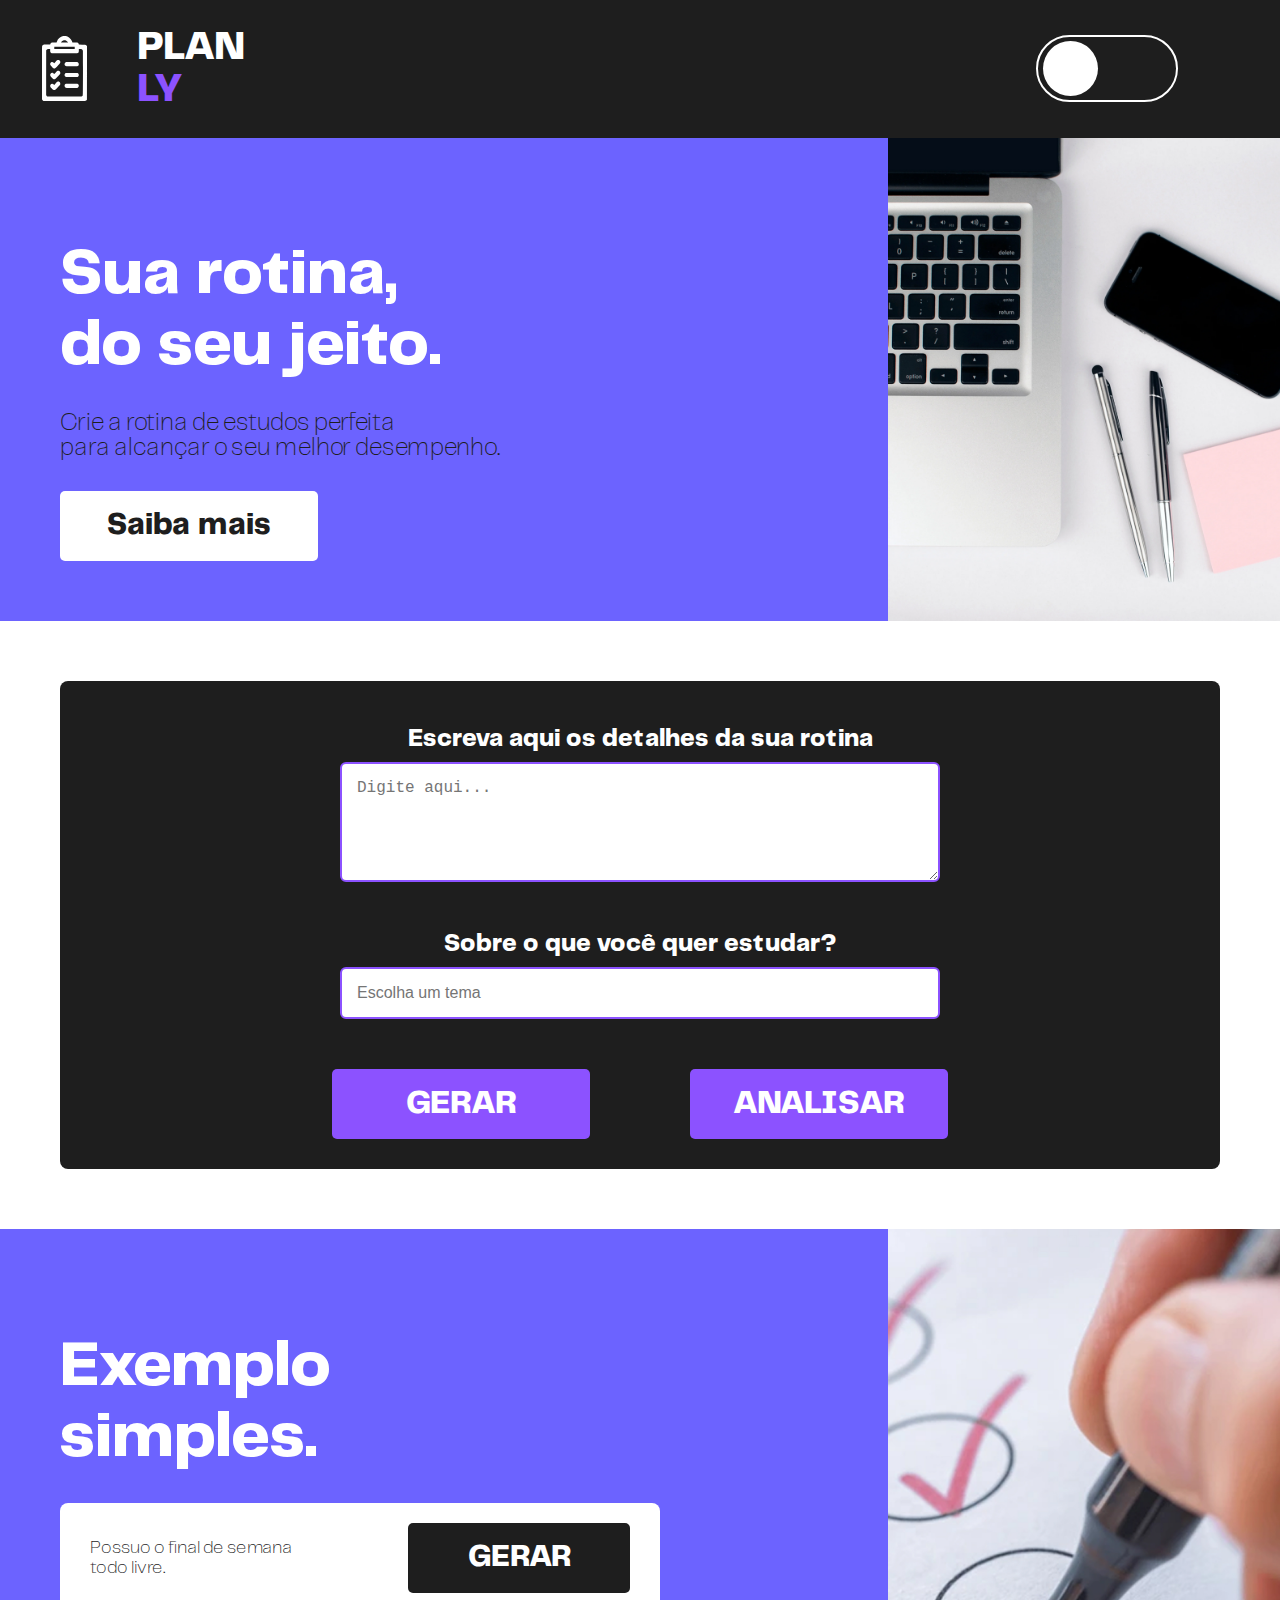
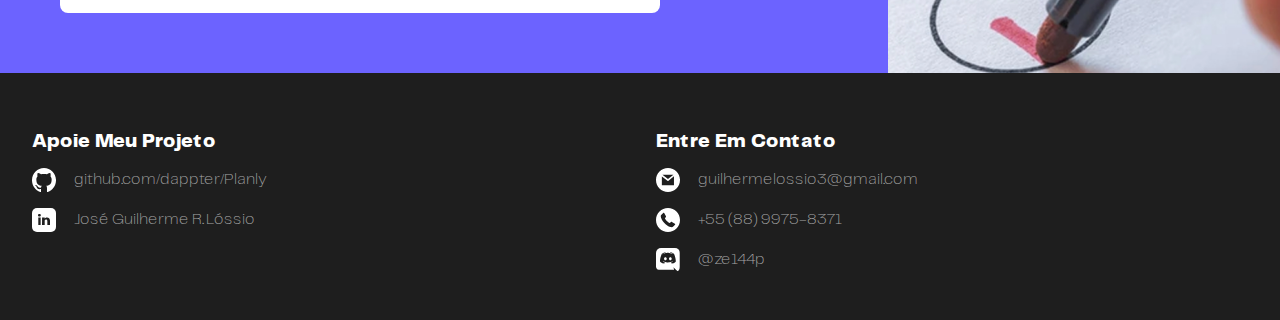
<file: index.html>
<!DOCTYPE html>
<html lang="pt-br">
<head>
  <meta charset="UTF-8">
  <meta name="viewport" content="width=device-width, initial-scale=1.0">
  <title>Planly</title>
  <link rel="stylesheet" href="assets/css/reset.css">
  <link rel="stylesheet" href="assets/css/style.css">
  <link rel="icon" type="image/png" href="assets/icons/icon.svg"/>
</head>
<body>
  <header class="header">
    <div class="container">
      <div class="branding">
        <img src="assets/icons/logo.svg" alt="logo do planly" class="logo">
        <h1>PLAN<span class="p2">LY</span></h1>
      </div>

      <label class="switch" aria-label="Alterar tema escuro/claro" title="Alterar tema">
        <input type="checkbox" id="themeToggle">
        <span class="slider"></span>
      </label>
    </div>
  </header>

  <section class="hero">
    <div class="container">
      <div class="text-content">
        <h1>Sua rotina,<br>do seu jeito.</h1>
        <p>Crie a rotina de estudos perfeita <br> para alcançar o seu melhor desempenho.</p>
        <button class="button" id="saibaMais">Saiba mais</button>
      </div>
    </div>

    <div class="image-outside">
      <img src="assets/img/background-notebook.jpg" alt="Notebook ao fundo">
    </div>
  </section>

  <main id="formulario">
    <form class="formulario">
      <div class="form-group">
        <h1>Escreva aqui os detalhes da sua rotina</h1>
        <textarea id="rotina" placeholder="Digite aqui..."></textarea>
      </div>

      <div class="form-group">
        <h1>Sobre o que você quer estudar?</h1>
        <input type="text" id="interesse" list="opcoes" placeholder="Escolha um tema">
        <datalist id="opcoes">
          <option value="Programação">
          <option value="Enem">
          <option value="Matemática">
          <option value="Inglês">
        </datalist>
      </div>

      <div class="botoes">
        <button type="button" class="button" id="gerar">GERAR</button>
        <button type="button" class="button" id="analisar">ANALISAR</button>
      </div>
    </form>
  </main>

  <section class="exemplo hero">
    <div class="container">
      <div class="text-content">
        <h1>Exemplo<br>simples.</h1>
        <div class="exemplo-form">
          <p>Possuo o final de semana todo livre.</p>
          <button class="button" id="gerarExemplo">GERAR</button>
        </div>
      </div>
    </div>
    <div class="image-outside">
      <img src="assets/img/background-tasks.jpg" alt="Checklist">
    </div>
  </section>

  <footer>
    <div class="footer-grid">
      <div class="apoie">
        <h4>Apoie meu projeto</h4>
        <ul class="footer-list">
          <li>
            <img src="assets/icons/github.svg" alt="GitHub">
            <a href="https://github.com/dappter/Planly" target="_blank">github.com/dappter/Planly</a>
          </li>
          <li>
            <img src="assets/icons/linkedin.svg" alt="LinkedIn">
            <a href="https://www.linkedin.com/in/jos%C3%A9-guilherme-rodrigues-l%C3%B3ssio-417237323/" target="_blank">José Guilherme R. Lóssio</a>
          </li>
        </ul>
      </div>
      <div class="contatos">
        <h4>Entre em contato</h4>
        <ul class="footer-list">
          <li>
            <img src="assets/icons/gmail.svg" alt="Gmail">
            <a href="mailto:guilhermelossio3@gmail.com">guilhermelossio3@gmail.com</a>
          </li>
          <li>
            <img src="assets/icons/phone.svg" alt="Telefone">
            <a href="tel:+558899758371">+55 (88) 9975-8371</a>
          </li>
          <li>
            <img src="assets/icons/discord.svg" alt="Discord">
            <a href="https://discord.com/users/514121475402235907" target="_blank">@ze144p</a>
          </li>
        </ul>
      </div>
    </div>
  </footer>


<div id="loading" style="display: none;">
  <div class="loader"></div>
  <p style="color: #1e1e1e;">Gerando plano de estudos...</p>
</div>
<script src="assets/js/button.js"></script>
<script src="assets/js/actions.js"></script>
</body>
</html>
</file>
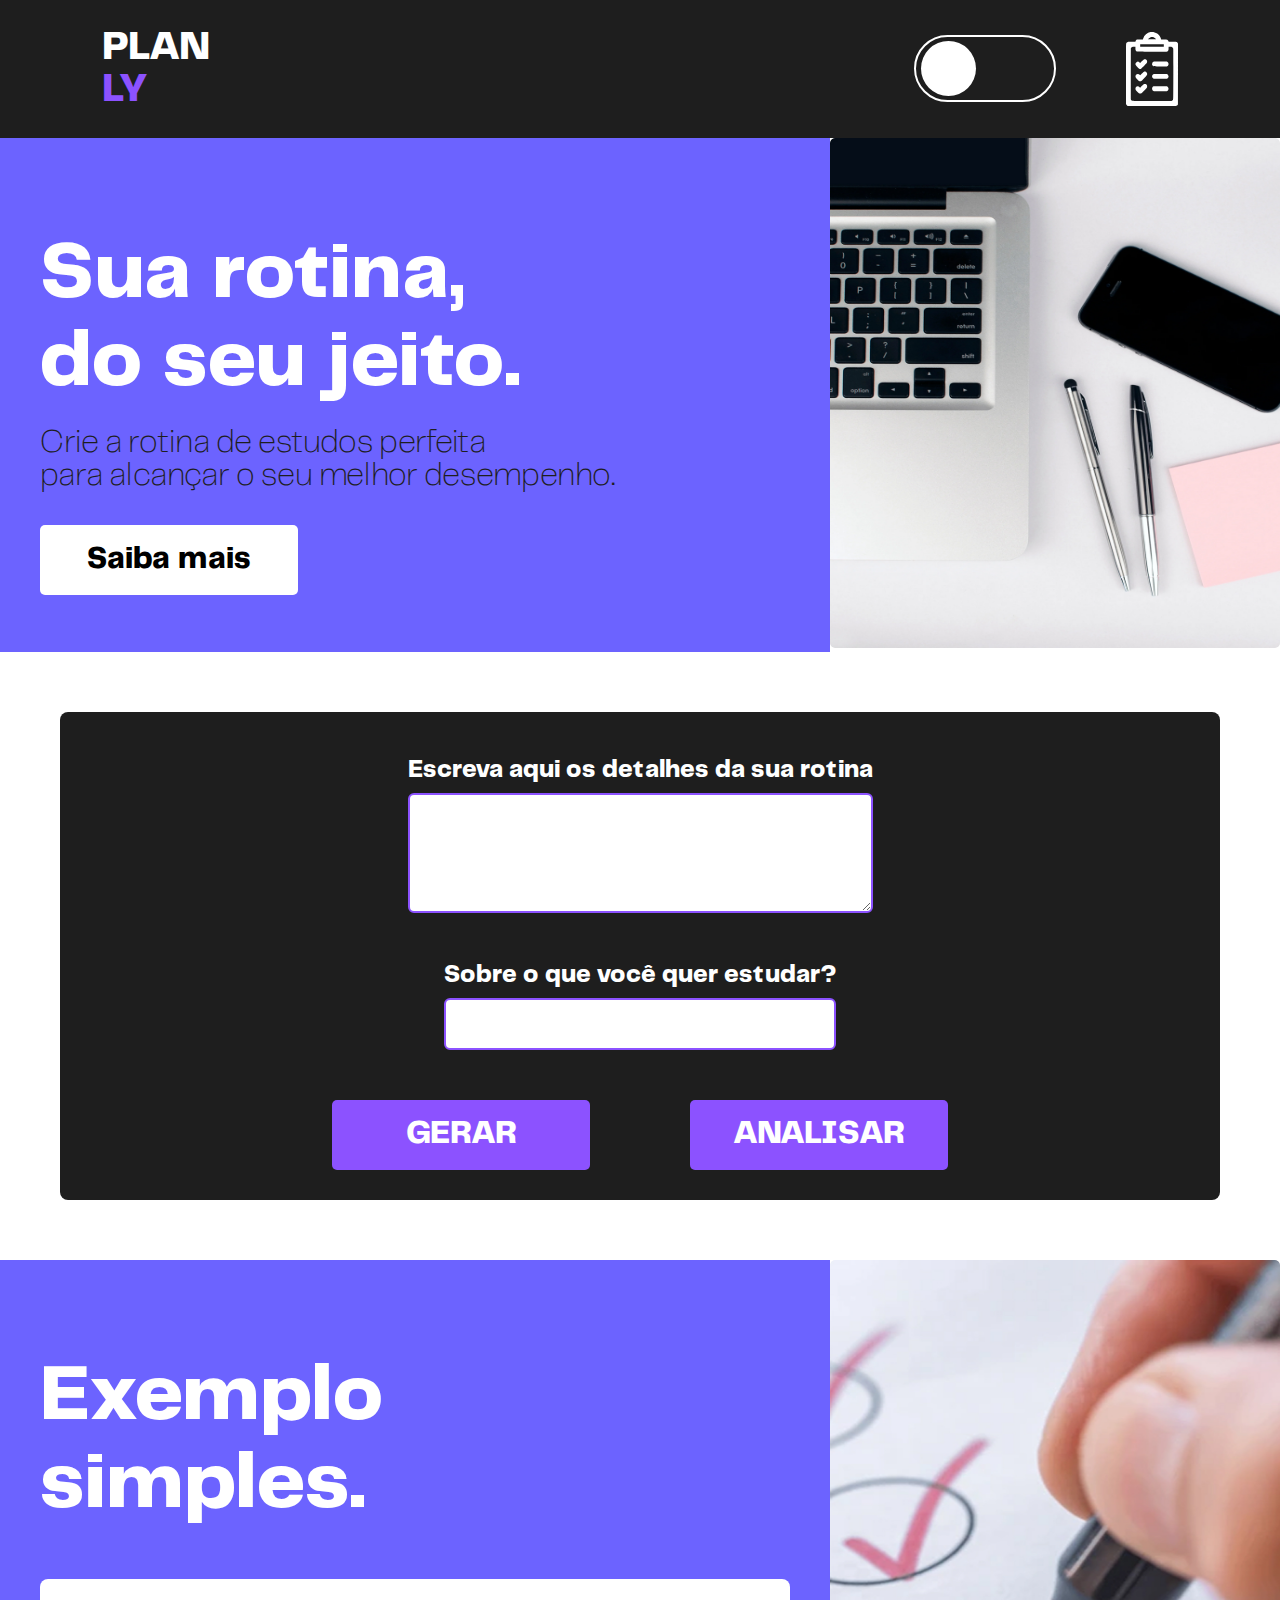
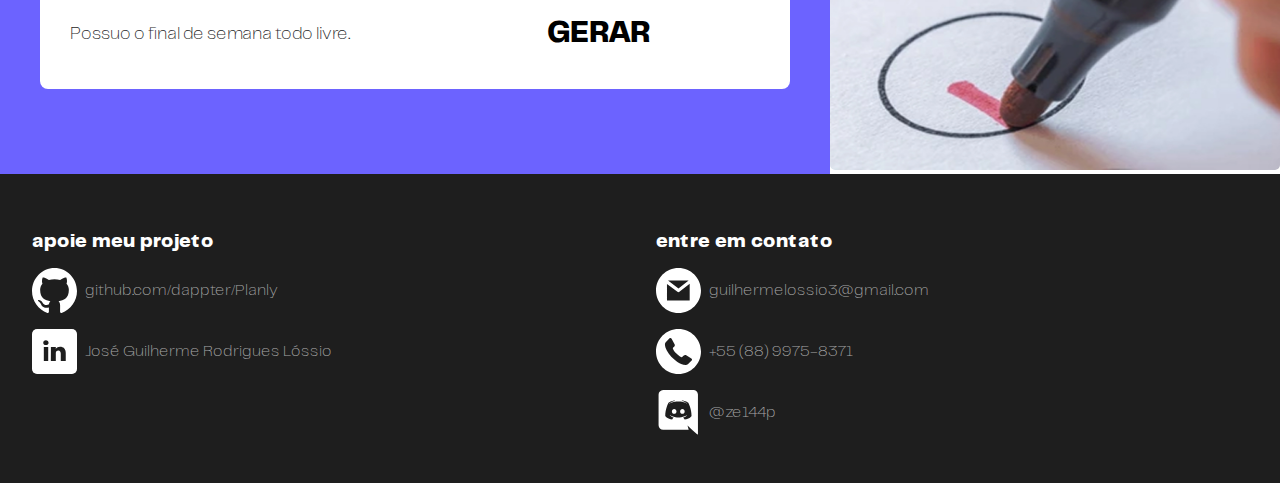
<file: docs/docs/index.html>
<!DOCTYPE html>
<html lang="pt-br">
<head>
  <meta charset="UTF-8">
  <meta name="viewport" content="width=device-width, initial-scale=1.0">
  <title>Planly</title>
  <link rel="stylesheet" href="assets/css/reset.css">
  <link rel="stylesheet" href="assets/css/style.css">
  <link rel="icon" type="image/png" href="assets/icons/icon.svg"/>
</head>
<body>
  <header class="cabeçalho">
    <h1>PLAN<span class="p2">LY</span></h1>
    <label class="switch">
      <input type="checkbox" id="themeToggle">
      <span class="slider"></span>
    </label>
    <img src="assets/icons/logo.svg" alt="logo-planly">
  </header>

  <section class="container">
    <div class="text-content">
      <h1>Sua rotina,<br>do seu jeito.</h1>
      <p>Crie a rotina de estudos perfeita <br> para alcançar o seu melhor desempenho.</p>
      <button class="button" id="saibaMais">Saiba mais</button>
    </div>
    <div class="image-content">
      <img src="assets/img/background-notebook.jpg" alt="background-notebook">
    </div>
  </section>

  <main id="formulario">
    <form class="main">
      <div>
        <h1>Escreva aqui os detalhes da sua rotina</h1>
        <textarea id="rotina"></textarea>
      </div>
      <div>
        <h1>Sobre o que você quer estudar?</h1>
        <input type="text" id="interesse" list="opcoes">
        <datalist id="opcoes">
          <option value="Programação">
          <option value="Enem">
          <option value="Matemática">
          <option value="Inglês">
        </datalist>
      </div>
      <div class="botoes">
        <button class="button" id="gerar">GERAR</button>
        <button class="button" id="analisar">ANALISAR</button>
      </div>
    </form>
  </main>

  <section class="container">
    <div class="text-content">
      <h1>Exemplo<br>simples.</h1>
      <div class="exemplo-form">
        <p>Possuo o final de semana todo livre.</p>
        <button class="button" id="gerarExemplo">GERAR</button>
      </div>
    </div>
    <div class="image-content">
      <img src="assets/img/background-tasks.jpg" alt="Checklist">
    </div>
  </section>

  <footer>
    <div class="footer-grid">
      <div class="apoie">
        <h4>apoie meu projeto</h4>
        <ul>
          <li><img src="assets/icons/github.svg" alt="github"><a href="https://github.com/dappter/Planly">github.com/dappter/Planly</a></li>
          <li><img src="assets/icons/linkedin.svg" alt="linkedin"><a href="https://www.linkedin.com/in/jos%C3%A9-guilherme-rodrigues-l%C3%B3ssio-417237323/">José Guilherme Rodrigues Lóssio</a></li>
        </ul>
      </div>
      <div class="contatos">
        <h4>entre em contato</h4>
        <ul>
          <li><img src="assets/icons/gmail.svg" alt="gmail"><a href="mailto:guilhermelossio3@gmail.com">guilhermelossio3@gmail.com</a></li>
          <li><img src="assets/icons/phone.svg" alt="telefone"><a href="tel:+558899758371">+55 (88) 9975-8371</a></li>
          <li><img src="assets/icons/discord.svg" alt="discord"><a href="https://discord.com/users/514121475402235907">@ze144p</a></li>
        </ul>
      </div>
    </div>
  </footer>

<script>
  const gerarBtn = document.getElementById('gerar');
  const analisarBtn = document.getElementById('analisar');
  const textArea = document.querySelector('textarea');
  const inputEstudo = document.querySelector('input[list="opcoes"]');

  async function enviarDados(url) {
    const dados = {
      rotina: textArea.value,
      interesse: inputEstudo.value
    };

    const loader = document.getElementById('loading');
    loader.style.display = 'flex'; // Mostra o loading

    try {
      const resposta = await fetch(url, {
        method: 'POST',
        headers: { 'Content-Type': 'application/json' },
        body: JSON.stringify(dados)
      });

      if (!resposta.ok) {
        const erroJson = await resposta.json();
        alert('Erro: ' + (erroJson.erro || 'Erro desconhecido'));
        loader.style.display = 'none';
        return;
      }

      const json = await resposta.json();

      // Remove modal antigo se existir
      const modalAntigo = document.getElementById('modalResultado');
      if (modalAntigo) modalAntigo.remove();

      // Cria modal com resultado
      const modal = document.createElement('div');
      modal.id = 'modalResultado';
      modal.className = 'modal-resultado';
      modal.innerHTML = `
        <div class="modal-content">
          <button class="fechar-btn" title="Fechar resultado">&times;</button>
          <h2>Seu plano está pronto!</h2>
          <pre>${json.resultado || json.erro}</pre>
        </div>
      `;

      document.body.appendChild(modal);

      // Scroll para o modal (opcional)
      modal.scrollIntoView({ behavior: 'smooth' });

      // Evento fechar modal
      modal.querySelector('.fechar-btn').addEventListener('click', () => {
        modal.remove();
      });

      // Fechar modal clicando fora da caixa de conteúdo
      modal.addEventListener('click', (e) => {
        if (e.target === modal) {
          modal.remove();
        }
      });

    } catch (err) {
      alert('Erro ao conectar com o servidor: ' + err.message);
    } finally {
      loader.style.display = 'none'; // Oculta o loading
    }
  }

  gerarBtn.addEventListener('click', (e) => {
    e.preventDefault();
    enviarDados('https://planly-api.onrender.com/gerar');
  });

  analisarBtn.addEventListener('click', (e) => {
    e.preventDefault();
    enviarDados('https://planly-api.onrender.com/analisar');
  });
</script>
<div id="loading" style="display: none;">
  <div class="loader"></div>
  <p style="color: #1e1e1e;">Gerando plano de estudos...</p>
</div>
</body>
</html>
</file>
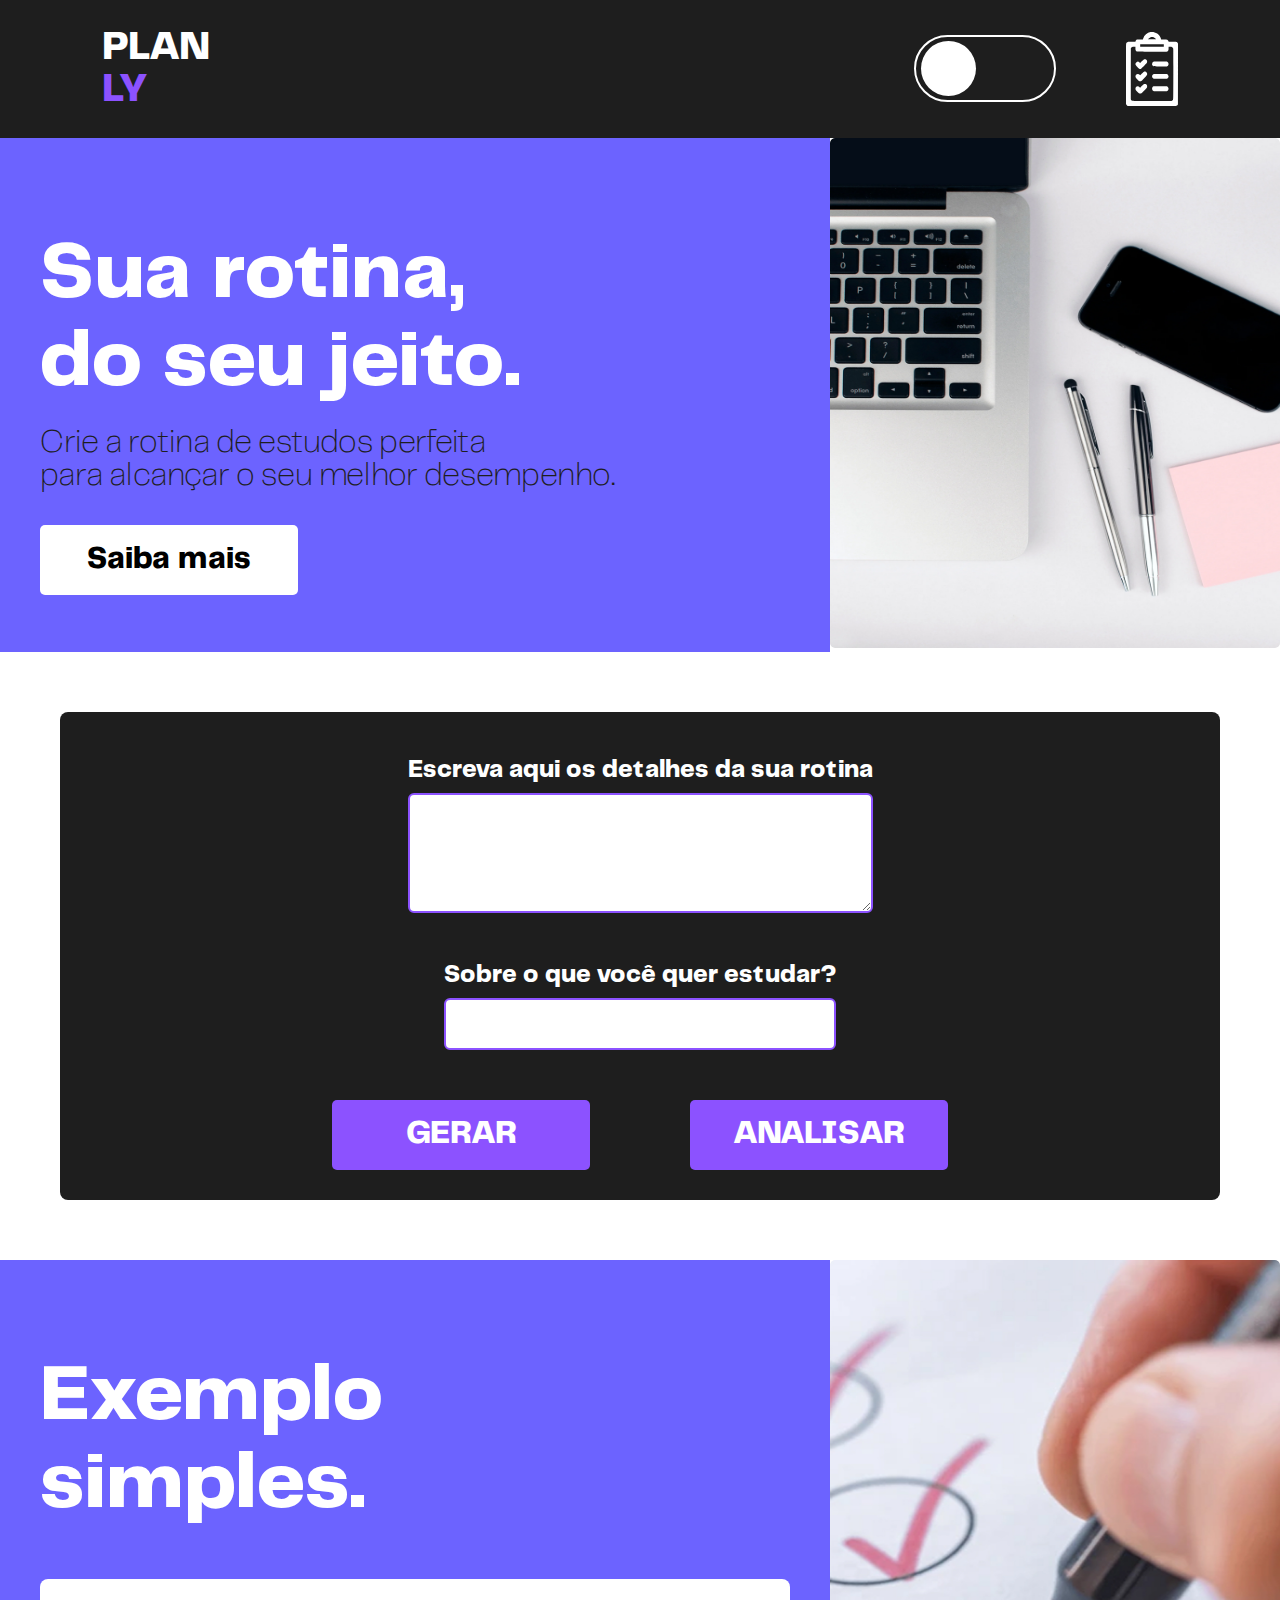
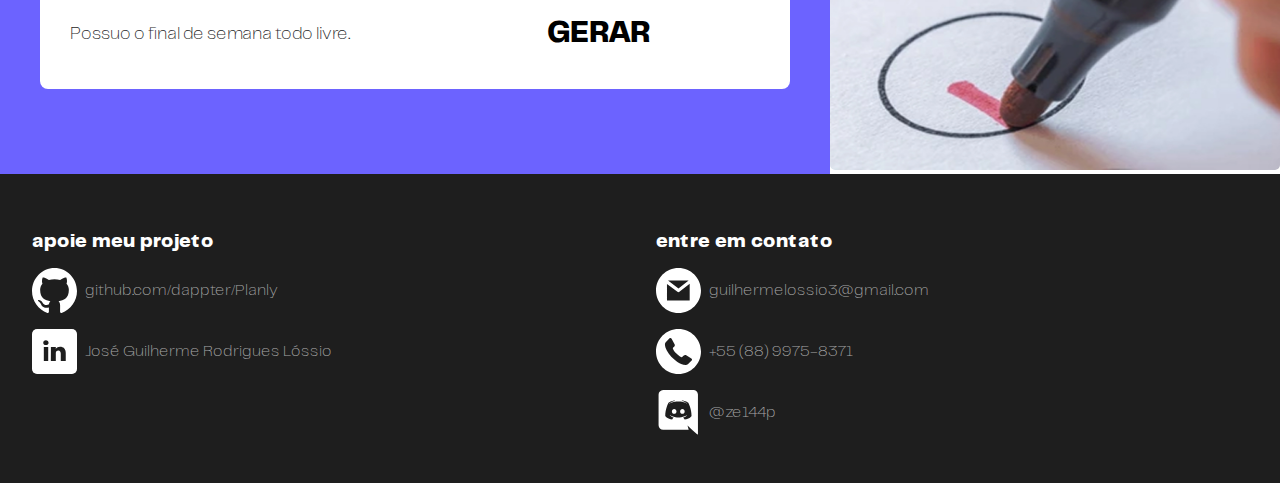
<file: frontend/Planly/index.html>
<!DOCTYPE html>
<html lang="pt-br">
<head>
  <meta charset="UTF-8">
  <meta name="viewport" content="width=device-width, initial-scale=1.0">
  <title>Planly</title>
  <link rel="stylesheet" href="_assets/css/style.css">
  <link rel="stylesheet" href="_assets/css/reset.css">
  <link rel="icon" type="image/png" href="_assets/icons/icon.svg"/>
</head>
<body>
  <header class="cabeçalho">
    <h1>PLAN<span class="p2">LY</span></h1>
    <label class="switch">
      <input type="checkbox" id="themeToggle">
      <span class="slider"></span>
    </label>
    <img src="_assets/icons/logo.svg" alt="logo-planly">
  </header>

  <section class="container">
    <div class="text-content">
      <h1>Sua rotina,<br>do seu jeito.</h1>
      <p>Crie a rotina de estudos perfeita <br> para alcançar o seu melhor desempenho.</p>
      <button class="button" id="saibaMais">Saiba mais</button>
    </div>
    <div class="image-content">
      <img src="_assets/img/background-notebook.jpg" alt="background-notebook">
    </div>
  </section>

  <main id="formulario">
    <form class="main">
      <div>
        <h1>Escreva aqui os detalhes da sua rotina</h1>
        <textarea id="rotina"></textarea>
      </div>
      <div>
        <h1>Sobre o que você quer estudar?</h1>
        <input type="text" id="interesse" list="opcoes">
        <datalist id="opcoes">
          <option value="Programação">
          <option value="Enem">
          <option value="Matemática">
          <option value="Inglês">
        </datalist>
      </div>
      <div class="botoes">
        <button class="button" id="gerar">GERAR</button>
        <button class="button" id="analisar">ANALISAR</button>
      </div>
    </form>
  </main>

  <section class="container">
    <div class="text-content">
      <h1>Exemplo<br>simples.</h1>
      <div class="exemplo-form">
        <p>Possuo o final de semana todo livre.</p>
        <button class="button" id="gerarExemplo">GERAR</button>
      </div>
    </div>
    <div class="image-content">
      <img src="_assets/img/background-tasks.jpg" alt="Checklist">
    </div>
  </section>

  <footer>
    <div class="footer-grid">
      <div class="apoie">
        <h4>apoie meu projeto</h4>
        <ul>
          <li><img src="_assets/icons/github.svg" alt="github"><a href="https://github.com/dappter/Planly">github.com/dappter/Planly</a></li>
          <li><img src="_assets/icons/linkedin.svg" alt="linkedin"><a href="https://www.linkedin.com/in/jos%C3%A9-guilherme-rodrigues-l%C3%B3ssio-417237323/">José Guilherme Rodrigues Lóssio</a></li>
        </ul>
      </div>
      <div class="contatos">
        <h4>entre em contato</h4>
        <ul>
          <li><img src="_assets/icons/gmail.svg" alt="gmail"><a href="mailto:guilhermelossio3@gmail.com">guilhermelossio3@gmail.com</a></li>
          <li><img src="_assets/icons/phone.svg" alt="telefone"><a href="tel:+558899758371">+55 (88) 9975-8371</a></li>
          <li><img src="_assets/icons/discord.svg" alt="discord"><a href="https://discord.com/users/514121475402235907">@ze144p</a></li>
        </ul>
      </div>
    </div>
  </footer>

<script>
  const gerarBtn = document.getElementById('gerar');
  const analisarBtn = document.getElementById('analisar');
  const textArea = document.querySelector('textarea');
  const inputEstudo = document.querySelector('input[list="opcoes"]');

  async function enviarDados(url) {
    const dados = {
      rotina: textArea.value,
      interesse: inputEstudo.value
    };

    const loader = document.getElementById('loading');
    loader.style.display = 'flex'; // Mostra o loading

    try {
      const resposta = await fetch(url, {
        method: 'POST',
        headers: { 'Content-Type': 'application/json' },
        body: JSON.stringify(dados)
      });

      if (!resposta.ok) {
        const erroJson = await resposta.json();
        alert('Erro: ' + (erroJson.erro || 'Erro desconhecido'));
        loader.style.display = 'none';
        return;
      }

      const json = await resposta.json();

      // Remove modal antigo se existir
      const modalAntigo = document.getElementById('modalResultado');
      if (modalAntigo) modalAntigo.remove();

      // Cria modal com resultado
      const modal = document.createElement('div');
      modal.id = 'modalResultado';
      modal.className = 'modal-resultado';
      modal.innerHTML = `
        <div class="modal-content">
          <button class="fechar-btn" title="Fechar resultado">&times;</button>
          <h2>Seu plano está pronto!</h2>
          <pre>${json.resultado || json.erro}</pre>
        </div>
      `;

      document.body.appendChild(modal);

      // Scroll para o modal (opcional)
      modal.scrollIntoView({ behavior: 'smooth' });

      // Evento fechar modal
      modal.querySelector('.fechar-btn').addEventListener('click', () => {
        modal.remove();
      });

      // Fechar modal clicando fora da caixa de conteúdo
      modal.addEventListener('click', (e) => {
        if (e.target === modal) {
          modal.remove();
        }
      });

    } catch (err) {
      alert('Erro ao conectar com o servidor: ' + err.message);
    } finally {
      loader.style.display = 'none'; // Oculta o loading
    }
  }

  gerarBtn.addEventListener('click', (e) => {
    e.preventDefault();
    enviarDados('http://127.0.0.1:5000/gerar');
  });

  analisarBtn.addEventListener('click', (e) => {
    e.preventDefault();
    enviarDados('http://127.0.0.1:5000/analisar');
  });
</script>
<div id="loading" style="display: none;">
  <div class="loader"></div>
  <p style="color: #1e1e1e;">Gerando plano de estudos...</p>
</div>
</body>
</html>
</file>
<file: assets/css/style.css>
/* ========================
   Cabeçalho e Fontes
======================== */

@import "../fonts/fonts.css";
@import "./header.css";

/* ========================
        Site
======================== */
@import "./section.css";
@import "./form.css";
@import "./exemple.css";
@import "./footer.css";

/* ========================
        Card do resultado
======================== */
@import "./result.css";
</file>
<file: docs/docs/assets/css/style.css>
@font-face {
    font-family: 'Telegraf';
    src: url('../fonts/Telegraf-UltraLight.woff2') format('woff2'),
         url('../fonts/Telegraf-UltraLight.woff') format('woff');
    font-weight: 200;
    font-style: normal;
    font-display: swap;
}

@font-face {
    font-family: 'Telegraf';
    src: url('../fonts/Telegraf-UltraBold.woff2') format('woff2'),
         url('../fonts/Telegraf-UltraBold.woff') format('woff');
    font-weight: bold;
    font-style: normal;
    font-display: swap;
}

.cabeçalho {
    display: grid;
    grid-template-columns: 1fr auto auto;
    gap: 70px;
    align-items: center;
    background-color: #1E1E1E;
    padding: 0px 8%;
}

.cabeçalho h1 {
    color: white;
    font-weight: bold;
    font-size: 40px;
}

.p2{
    color: #8C52FF;
}

.switch {
    position: relative;
    display: inline-block;
    width: 142px;
    height: 67px;
  }
  
  .switch input {
    opacity: 0;
    width: 0;
    height: 0;
  }
  
  .slider {
    position: absolute;
    cursor: pointer;
    background-color: #1E1E1E;
    border-radius: 34px;
    border: 2px solid white;
    top: 0;
    left: 0;
    right: 0;
    bottom: 0;
    transition: 0.4s;
  }
  
  .slider::before {
    content: "";
    position: absolute;
    height: 55px;
    width: 55px;
    left: 5px;
    bottom: 4.6px;
    background-color: white;
    border-radius: 50%;
    transition: 0.4s;
  }
  
  input:checked + .slider {
    background-color: #2196F3;
  }
  
  input:checked + .slider::before {
    transform: translateX(73px);
  }

.container{
    display: grid;
    grid-template-columns: 1fr auto auto;
}

.text-content {
  background-color: #6c63ff;
  padding: 40px;
  display: flex;
  flex-direction: column;
}

.text-content h1 {
  font-size: 80px;
  color: white;
  line-height: 1.1;
  margin-bottom: 20px;
}

.text-content p {
  font-size: 32px;
  color: #1E1E1E;
  margin-top: 0;
}



.button{
  width: 258px;
  height: 70px;
  background-color: white;
  font-size: 30px;
  border-radius: 5px;
  border: none;
}

.button:hover{
  width: 265px;
  height: 78px;
  transition: 0.5s;
  background-color: #1E1E1E;
  color: white;
}

main {
  display: flex;
  justify-content: center;
  align-items: center;
  padding: 60px 0;
  background-color: white;
}

form.main {
  background-color: #1E1E1E;
  border-radius: 8px;
  padding: 30px;
  max-width: 1100px;
  width: 100%;
  display: flex;
  flex-direction: column;
  gap: 30px;
  align-items: center;
}

form.main h1 {
  font-size: 24px;
  font-weight: bold;
  color: white;
  text-align: center;
  margin-bottom: 10px;
}

form.main input[type="text"],
form.main textarea,
form.main select {
  width: 100%;
  max-width: 500px;
  padding: 15px;
  border: 2px solid #8C52FF;
  border-radius: 6px;
  font-size: 16px;
  background-color: white;
  color: black;
  box-sizing: border-box;
}

form.main textarea {
  resize: vertical;
  height: 120px;
}

form.main datalist option {
  font-size: 14px;
}

.botoes {
  display: flex;
  gap: 100px;
  margin-top: 20px;
}

#gerar, #analisar {
  background-color: #8C52FF;
  color: white;
  font-size: 32px;
  border: none;
  border-radius: 5px;
  cursor: pointer;
}

#gerar:hover, #analisar:hover {
  transition: 0.5s;
  background-color: white;
  color: #1E1E1E;
}

.exemplo-form {
  background-color: white;
  padding: 20px 30px;
  border-radius: 8px;
  display: flex;
  align-items: center;
  gap: 120px;
  max-width: 780px;
  margin-top: 30px;
}

.exemplo-form p {
  margin: 0;
  font-size: 18px;
  color: #1E1E1E;
}

.exemplo-form #gerar:hover{
  background-color: #1E1E1E;
  color: white;
}

footer {
  background-color: #1e1e1e;
  color: white;
  padding: 2rem;
}

.footer-grid {
  display: grid;
  grid-template-columns: 1fr 1fr;
  gap: 2rem;
  align-items: start;
}

footer h4 {
  margin-bottom: 1rem;
  font-size: 1.2rem;
}

footer li {
  display: flex;
  align-items: center;
  margin-bottom: 1rem;
}

footer a {
  color: white;
  text-decoration: none;
}

footer a:hover {
  text-decoration: underline;
}
.resultado {
  max-width: 800px;
  margin: 30px auto;
  padding: 0 15px;
}

.resultado-card {
  background: #ffffff;
  border-radius: 12px;
  box-shadow: 0 4px 12px rgba(0, 0, 0, 0.1);
  padding: 25px 30px;
  border-left: 6px solid #007bff;
  font-family: 'Segoe UI', Tahoma, Geneva, Verdana, sans-serif;
  line-height: 1.6;
  color: #333;
  white-space: pre-wrap;
}

.resultado-card h2 {
  position: relative; /* já existe, só garantir */
  display: flex;
  align-items: center;
  gap: 8px;
}

.fechar-btn {
  margin-left: auto;
  background: transparent;
  border: none;
  font-size: 28px;
  font-weight: bold;
  color: #007bff;
  cursor: pointer;
  line-height: 1;
  padding: 0 6px;
  transition: color 0.3s ease;
}

.fechar-btn:hover {
  color: #ff0000;
}

.resultado-card pre {
  background: #f7f9fb;
  padding: 15px;
  border-radius: 6px;
  overflow-x: auto;
  font-size: 15px;
  font-family: 'Courier New', monospace;
  color: #222;
  margin-top: 15px;
}

#loading {
  position: fixed;
  top: 0; left: 0;
  width: 100%; height: 100%;
  background: rgba(255, 255, 255, 0.8);
  display: flex;
  align-items: center;
  justify-content: center;
  flex-direction: column;
  z-index: 9999;
}

.loader {
  border: 6px solid #f3f3f3;
  border-top: 6px solid #8C52FF;
  border-radius: 50%;
  width: 50px;
  height: 50px;
  animation: spin 1s linear infinite;
  margin-bottom: 15px;
}


@keyframes spin {
  0% { transform: rotate(0deg); }
  100% { transform: rotate(360deg); }
}

/* Fundo escuro semi-transparente */
.modal-resultado {
  position: fixed;
  top: 0; left: 0; right: 0; bottom: 0;
  background: rgba(0, 0, 0, 0.6);
  display: flex;
  justify-content: center;
  align-items: center;
  z-index: 10000;
  padding: 20px;
  animation: fadeIn 0.3s ease forwards;
}

@keyframes fadeIn {
  from { opacity: 0; }
  to { opacity: 1; }
}

/* Caixa branca centralizada */
.modal-content {
  background: #fff;
  max-width: 700px;
  width: 100%;
  padding: 30px 40px;
  border-radius: 12px;
  box-shadow: 0 8px 24px rgba(0,0,0,0.3);
  position: relative;
  font-family: 'Segoe UI', Tahoma, Geneva, Verdana, sans-serif;
  color: #222;
  max-height: 80vh;
  overflow-y: auto;
}

/* Botão fechar */
.modal-content .fechar-btn {
  position: absolute;
  top: 15px;
  right: 15px;
  background: transparent;
  border: none;
  font-size: 28px;
  font-weight: bold;
  color: #8C52FF;
  cursor: pointer;
  transition: color 0.3s ease;
  line-height: 1;
  padding: 0;
}

.modal-content .fechar-btn:hover {
  color: #ff0000;
}

.modal-content h2 {
  margin-top: 0;
  margin-bottom: 15px;
  color: #8C52FF;
  font-weight: 700;
  font-size: 28px;
  text-align: center;
}

.modal-content pre {
  background: #f0f0ff;
  padding: 20px;
  border-radius: 8px;
  font-size: 16px;
  line-height: 1.5;
  white-space: pre-wrap;
  color: #333;
  box-shadow: inset 0 0 5px #8C52FF33;
}
</file>
<file: frontend/Planly/_assets/css/style.css>
@font-face {
    font-family: 'Telegraf';
    src: url('../fonts/Telegraf-UltraLight.woff2') format('woff2'),
         url('../fonts/Telegraf-UltraLight.woff') format('woff');
    font-weight: 200;
    font-style: normal;
    font-display: swap;
}

@font-face {
    font-family: 'Telegraf';
    src: url('../fonts/Telegraf-UltraBold.woff2') format('woff2'),
         url('../fonts/Telegraf-UltraBold.woff') format('woff');
    font-weight: bold;
    font-style: normal;
    font-display: swap;
}

.cabeçalho {
    display: grid;
    grid-template-columns: 1fr auto auto;
    gap: 70px;
    align-items: center;
    background-color: #1E1E1E;
    padding: 0px 8%;
}

.cabeçalho h1 {
    color: white;
    font-weight: bold;
    font-size: 40px;
}

.p2{
    color: #8C52FF;
}

.switch {
    position: relative;
    display: inline-block;
    width: 142px;
    height: 67px;
  }
  
  .switch input {
    opacity: 0;
    width: 0;
    height: 0;
  }
  
  .slider {
    position: absolute;
    cursor: pointer;
    background-color: #1E1E1E;
    border-radius: 34px;
    border: 2px solid white;
    top: 0;
    left: 0;
    right: 0;
    bottom: 0;
    transition: 0.4s;
  }
  
  .slider::before {
    content: "";
    position: absolute;
    height: 55px;
    width: 55px;
    left: 5px;
    bottom: 4.6px;
    background-color: white;
    border-radius: 50%;
    transition: 0.4s;
  }
  
  input:checked + .slider {
    background-color: #2196F3;
  }
  
  input:checked + .slider::before {
    transform: translateX(73px);
  }

.container{
    display: grid;
    grid-template-columns: 1fr auto auto;
}

.text-content {
  background-color: #6c63ff;
  padding: 40px;
  display: flex;
  flex-direction: column;
}

.text-content h1 {
  font-size: 80px;
  color: white;
  line-height: 1.1;
  margin-bottom: 20px;
}

.text-content p {
  font-size: 32px;
  color: #1E1E1E;
  margin-top: 0;
}



.button{
  width: 258px;
  height: 70px;
  background-color: white;
  font-size: 30px;
  border-radius: 5px;
  border: none;
}

.button:hover{
  width: 265px;
  height: 78px;
  transition: 0.5s;
  background-color: #1E1E1E;
  color: white;
}

main {
  display: flex;
  justify-content: center;
  align-items: center;
  padding: 60px 0;
  background-color: white;
}

form.main {
  background-color: #1E1E1E;
  border-radius: 8px;
  padding: 30px;
  max-width: 1100px;
  width: 100%;
  display: flex;
  flex-direction: column;
  gap: 30px;
  align-items: center;
}

form.main h1 {
  font-size: 24px;
  font-weight: bold;
  color: white;
  text-align: center;
  margin-bottom: 10px;
}

form.main input[type="text"],
form.main textarea,
form.main select {
  width: 100%;
  max-width: 500px;
  padding: 15px;
  border: 2px solid #8C52FF;
  border-radius: 6px;
  font-size: 16px;
  background-color: white;
  color: black;
  box-sizing: border-box;
}

form.main textarea {
  resize: vertical;
  height: 120px;
}

form.main datalist option {
  font-size: 14px;
}

.botoes {
  display: flex;
  gap: 100px;
  margin-top: 20px;
}

#gerar, #analisar {
  background-color: #8C52FF;
  color: white;
  font-size: 32px;
  border: none;
  border-radius: 5px;
  cursor: pointer;
}

#gerar:hover, #analisar:hover {
  transition: 0.5s;
  background-color: white;
  color: #1E1E1E;
}

.exemplo-form {
  background-color: white;
  padding: 20px 30px;
  border-radius: 8px;
  display: flex;
  align-items: center;
  gap: 120px;
  max-width: 780px;
  margin-top: 30px;
}

.exemplo-form p {
  margin: 0;
  font-size: 18px;
  color: #1E1E1E;
}

.exemplo-form #gerar:hover{
  background-color: #1E1E1E;
  color: white;
}

footer {
  background-color: #1e1e1e;
  color: white;
  padding: 2rem;
}

.footer-grid {
  display: grid;
  grid-template-columns: 1fr 1fr;
  gap: 2rem;
  align-items: start;
}

footer h4 {
  margin-bottom: 1rem;
  font-size: 1.2rem;
}

footer li {
  display: flex;
  align-items: center;
  margin-bottom: 1rem;
}

footer a {
  color: white;
  text-decoration: none;
}

footer a:hover {
  text-decoration: underline;
}
.resultado {
  max-width: 800px;
  margin: 30px auto;
  padding: 0 15px;
}

.resultado-card {
  background: #ffffff;
  border-radius: 12px;
  box-shadow: 0 4px 12px rgba(0, 0, 0, 0.1);
  padding: 25px 30px;
  border-left: 6px solid #007bff;
  font-family: 'Segoe UI', Tahoma, Geneva, Verdana, sans-serif;
  line-height: 1.6;
  color: #333;
  white-space: pre-wrap;
}

.resultado-card h2 {
  position: relative; /* já existe, só garantir */
  display: flex;
  align-items: center;
  gap: 8px;
}

.fechar-btn {
  margin-left: auto;
  background: transparent;
  border: none;
  font-size: 28px;
  font-weight: bold;
  color: #007bff;
  cursor: pointer;
  line-height: 1;
  padding: 0 6px;
  transition: color 0.3s ease;
}

.fechar-btn:hover {
  color: #ff0000;
}

.resultado-card pre {
  background: #f7f9fb;
  padding: 15px;
  border-radius: 6px;
  overflow-x: auto;
  font-size: 15px;
  font-family: 'Courier New', monospace;
  color: #222;
  margin-top: 15px;
}

#loading {
  position: fixed;
  top: 0; left: 0;
  width: 100%; height: 100%;
  background: rgba(255, 255, 255, 0.8);
  display: flex;
  align-items: center;
  justify-content: center;
  flex-direction: column;
  z-index: 9999;
}

.loader {
  border: 6px solid #f3f3f3;
  border-top: 6px solid #8C52FF;
  border-radius: 50%;
  width: 50px;
  height: 50px;
  animation: spin 1s linear infinite;
  margin-bottom: 15px;
}


@keyframes spin {
  0% { transform: rotate(0deg); }
  100% { transform: rotate(360deg); }
}

/* Fundo escuro semi-transparente */
.modal-resultado {
  position: fixed;
  top: 0; left: 0; right: 0; bottom: 0;
  background: rgba(0, 0, 0, 0.6);
  display: flex;
  justify-content: center;
  align-items: center;
  z-index: 10000;
  padding: 20px;
  animation: fadeIn 0.3s ease forwards;
}

@keyframes fadeIn {
  from { opacity: 0; }
  to { opacity: 1; }
}

/* Caixa branca centralizada */
.modal-content {
  background: #fff;
  max-width: 700px;
  width: 100%;
  padding: 30px 40px;
  border-radius: 12px;
  box-shadow: 0 8px 24px rgba(0,0,0,0.3);
  position: relative;
  font-family: 'Segoe UI', Tahoma, Geneva, Verdana, sans-serif;
  color: #222;
  max-height: 80vh;
  overflow-y: auto;
}

/* Botão fechar */
.modal-content .fechar-btn {
  position: absolute;
  top: 15px;
  right: 15px;
  background: transparent;
  border: none;
  font-size: 28px;
  font-weight: bold;
  color: #8C52FF;
  cursor: pointer;
  transition: color 0.3s ease;
  line-height: 1;
  padding: 0;
}

.modal-content .fechar-btn:hover {
  color: #ff0000;
}

.modal-content h2 {
  margin-top: 0;
  margin-bottom: 15px;
  color: #8C52FF;
  font-weight: 700;
  font-size: 28px;
  text-align: center;
}

.modal-content pre {
  background: #f0f0ff;
  padding: 20px;
  border-radius: 8px;
  font-size: 16px;
  line-height: 1.5;
  white-space: pre-wrap;
  color: #333;
  box-shadow: inset 0 0 5px #8C52FF33;
}
</file>
